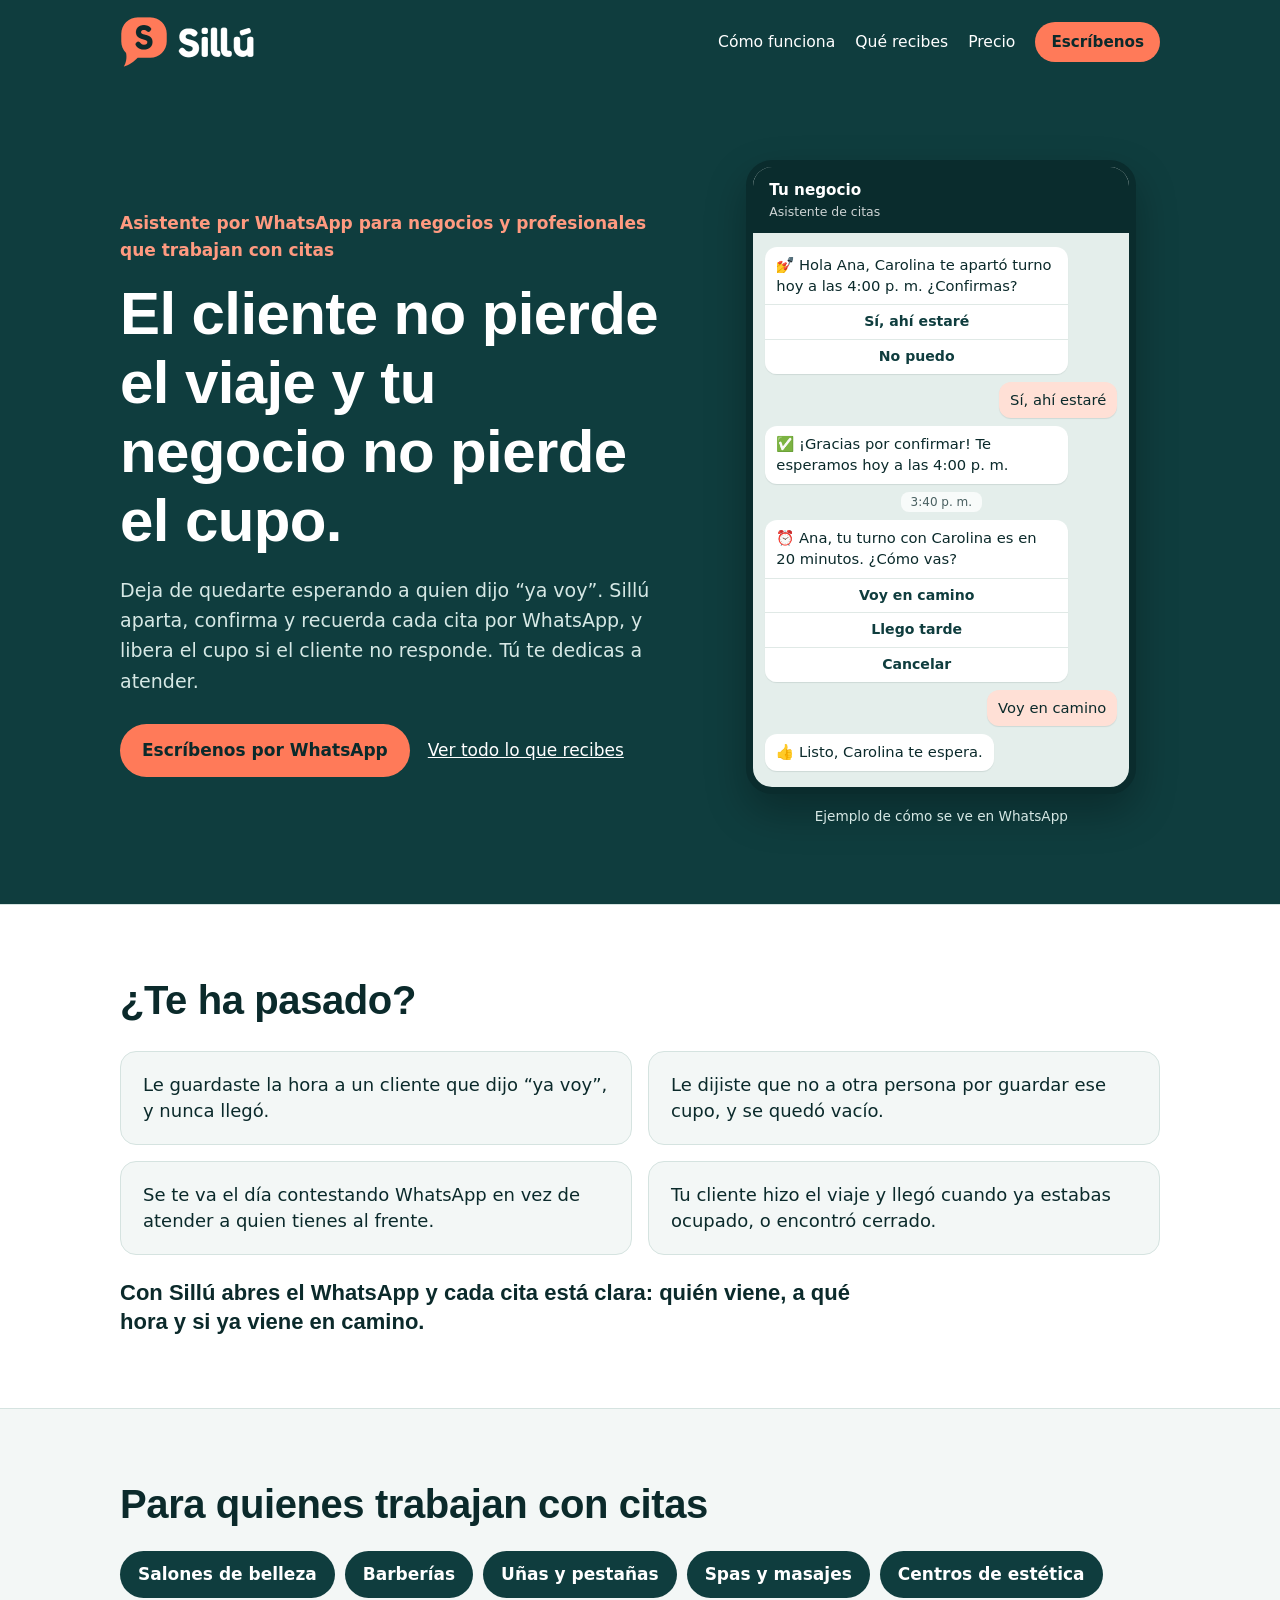
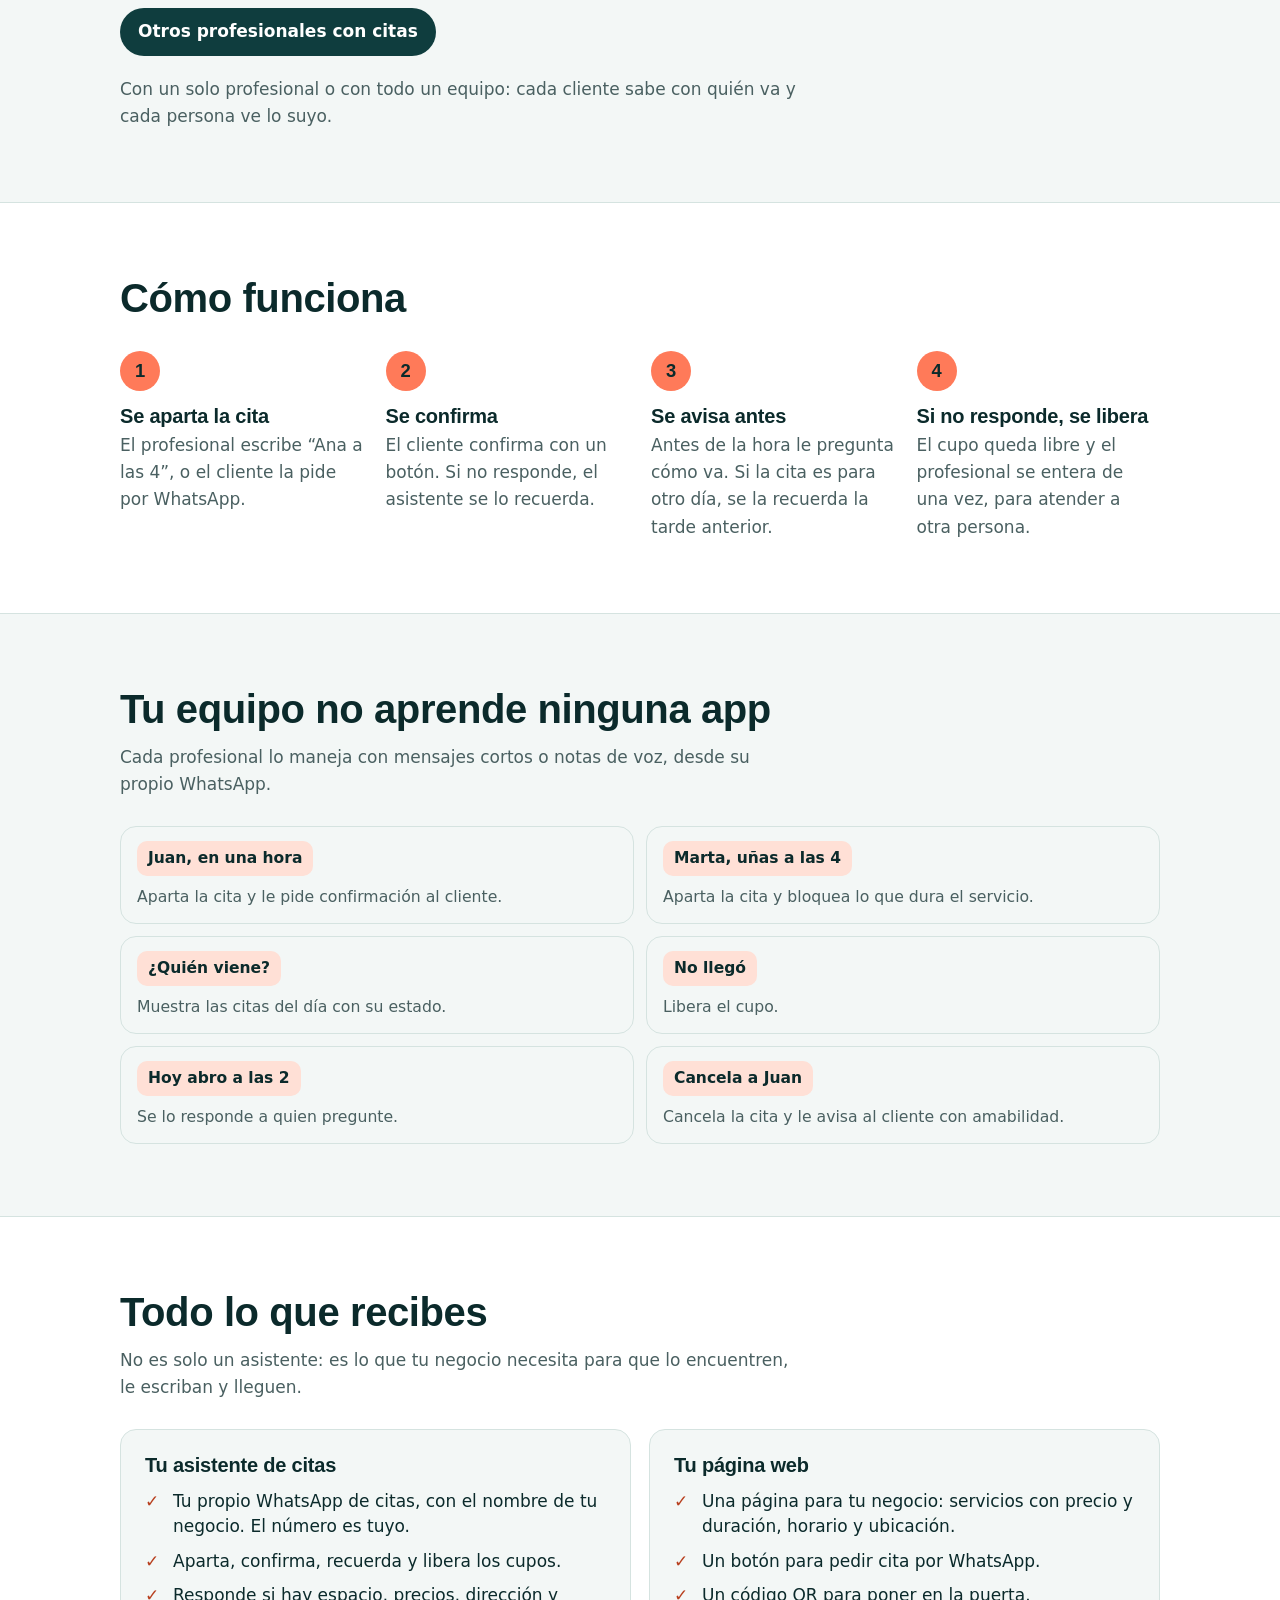
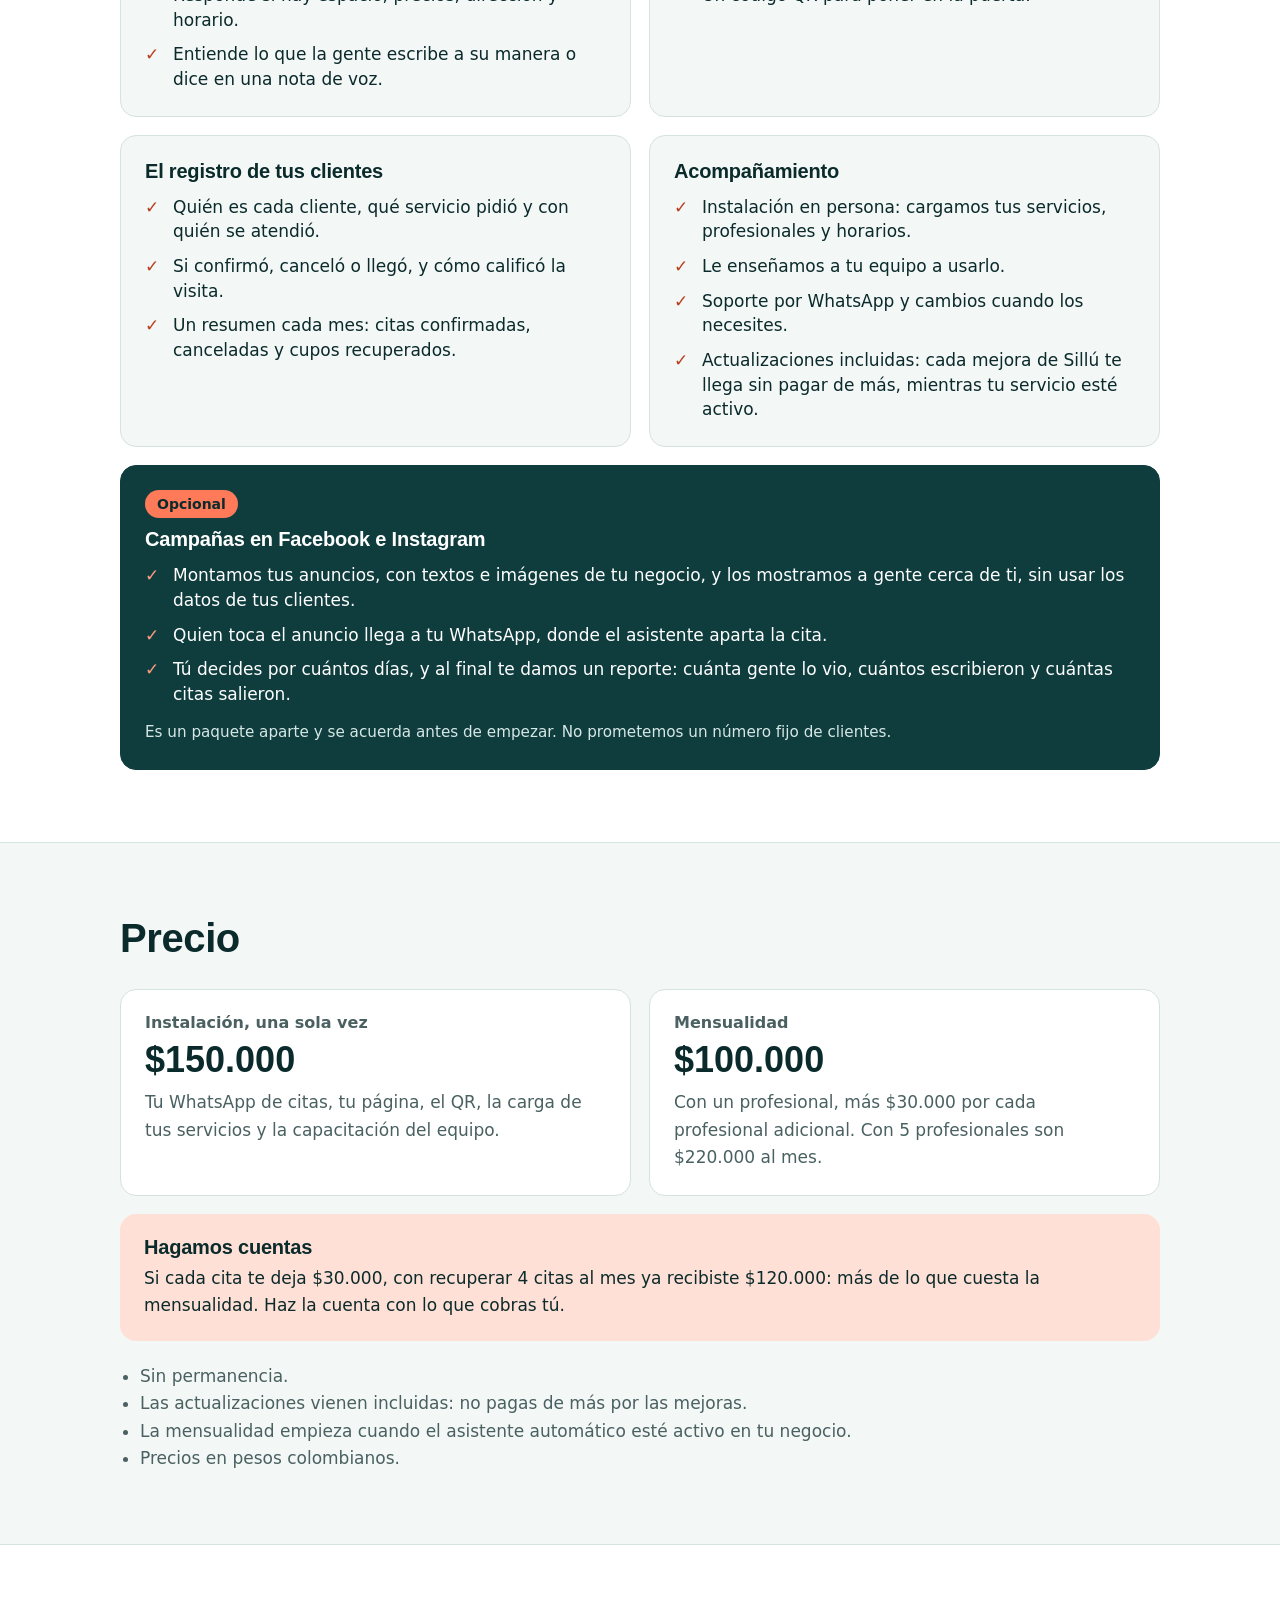
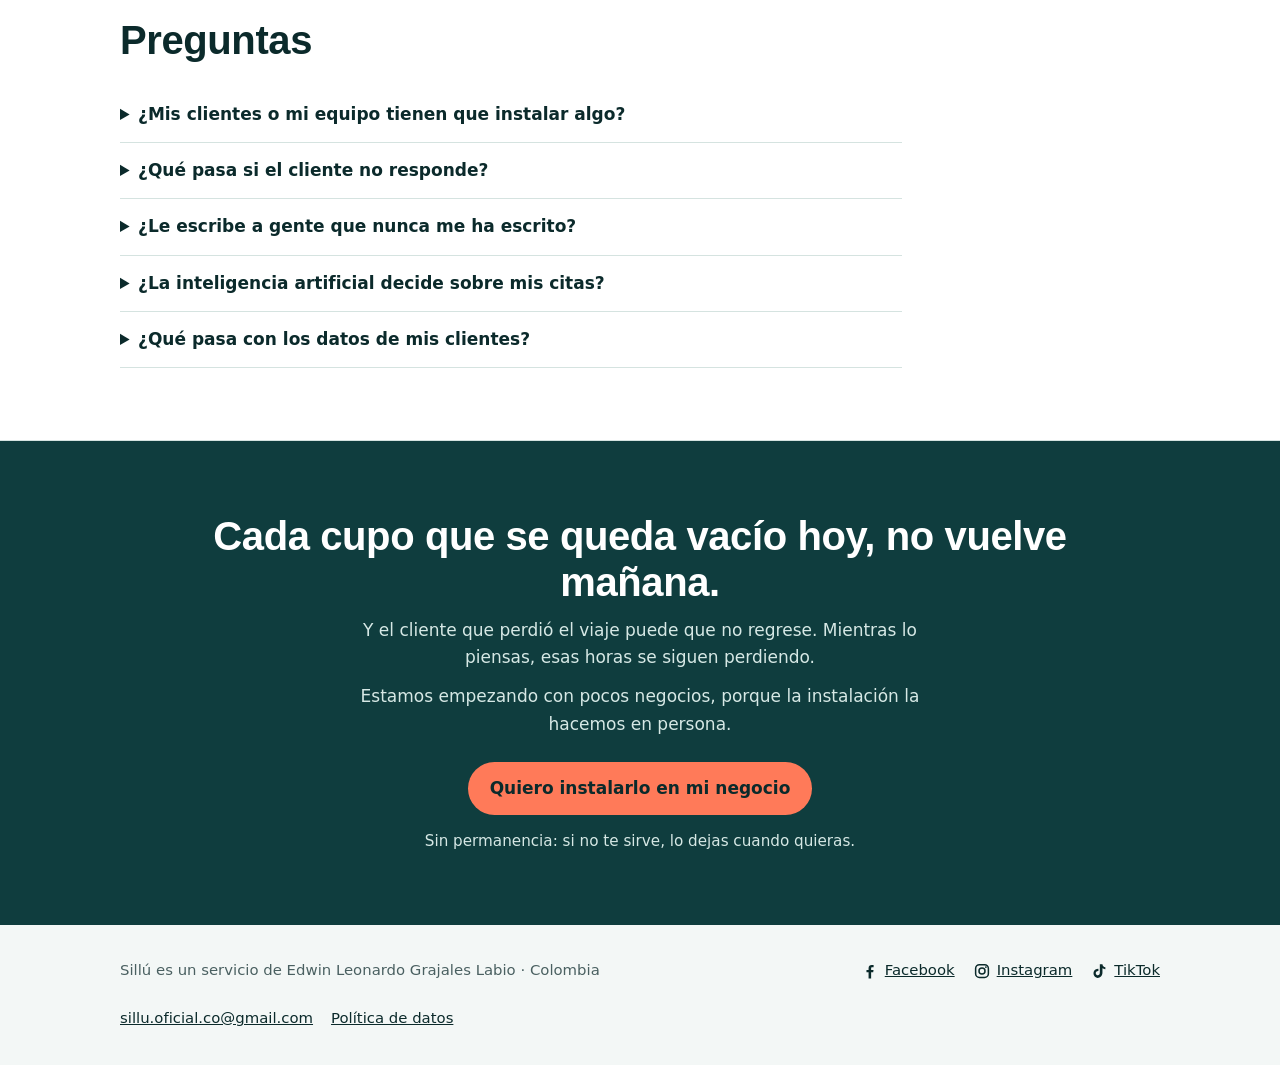
<file: index.html>
<!doctype html>
<html lang="es-CO">
<head>
  <meta charset="utf-8">
  <meta name="viewport" content="width=device-width, initial-scale=1">
  <title>Sillú · Asistente de citas por WhatsApp para negocios y profesionales</title>
  <meta name="description" content="Sillú convierte el “ya voy” en una cita confirmada: aparta, confirma, recuerda y libera el cupo si el cliente no responde. Todo por WhatsApp, con página web, registro de clientes y campañas en Facebook e Instagram.">
  <meta property="og:title" content="Sillú · El cliente no pierde el viaje y tu negocio no pierde el cupo">
  <meta property="og:description" content="Asistente por WhatsApp para negocios y profesionales que trabajan con citas en Colombia.">
  <meta property="og:type" content="website">
  <link rel="icon" href="favicon.png" type="image/png">
  <link rel="stylesheet" href="styles.css">
</head>
<body>
  <header class="site-header">
    <div class="wrap">
      <a class="brand" href="./"><img src="logo.png" alt="Sillú" width="156" height="56"></a>
      <nav class="site-nav" aria-label="Principal">
        <a href="#como-funciona">Cómo funciona</a>
        <a href="#que-recibes">Qué recibes</a>
        <a href="#precio">Precio</a>
        <a class="button button-small" href="https://wa.me/573114893782?text=Hola%2C%20quiero%20conocer%20Sill%C3%BA">Escríbenos</a>
      </nav>
    </div>
  </header>

  <main>
    <div class="hero">
      <div class="wrap">
        <div>
          <p class="hero-kicker">Asistente por WhatsApp para negocios y profesionales que trabajan con citas</p>
          <h1>El cliente no pierde el viaje y tu negocio no pierde el cupo.</h1>
          <p class="hero-lead">Deja de quedarte esperando a quien dijo “ya voy”. Sillú aparta, confirma y recuerda cada cita por WhatsApp, y libera el cupo si el cliente no responde. Tú te dedicas a atender.</p>
          <div class="hero-actions">
            <a class="button" href="https://wa.me/573114893782?text=Hola%2C%20quiero%20conocer%20Sill%C3%BA">Escríbenos por WhatsApp</a>
            <a href="#que-recibes">Ver todo lo que recibes</a>
          </div>
        </div>

        <figure style="margin: 0">
          <div class="chat" role="img" aria-label="Ejemplo de conversación: el asistente le pide a Ana confirmar su turno de las 4:00 p. m., ella confirma con un botón y 20 minutos antes le pregunta cómo va; Ana responde que va en camino.">
            <div class="chat-title">Tu negocio<small>Asistente de citas</small></div>
            <div class="chat-body">
              <div class="bubble">
                💅 Hola Ana, Carolina te apartó turno hoy a las 4:00 p. m. ¿Confirmas?
                <div class="bubble-actions"><span>Sí, ahí estaré</span><span>No puedo</span></div>
              </div>
              <div class="bubble out">Sí, ahí estaré</div>
              <div class="bubble">✅ ¡Gracias por confirmar! Te esperamos hoy a las 4:00 p. m.</div>
              <div class="chat-time">3:40 p. m.</div>
              <div class="bubble">
                ⏰ Ana, tu turno con Carolina es en 20 minutos. ¿Cómo vas?
                <div class="bubble-actions"><span>Voy en camino</span><span>Llego tarde</span><span>Cancelar</span></div>
              </div>
              <div class="bubble out">Voy en camino</div>
              <div class="bubble">👍 Listo, Carolina te espera.</div>
            </div>
          </div>
          <figcaption class="chat-note">Ejemplo de cómo se ve en WhatsApp</figcaption>
        </figure>
      </div>
    </div>

    <section class="section-alt">
      <div class="wrap">
        <h2>¿Te ha pasado?</h2>
        <ul class="pains">
          <li>Le guardaste la hora a un cliente que dijo “ya voy”, y nunca llegó.</li>
          <li>Le dijiste que no a otra persona por guardar ese cupo, y se quedó vacío.</li>
          <li>Se te va el día contestando WhatsApp en vez de atender a quien tienes al frente.</li>
          <li>Tu cliente hizo el viaje y llegó cuando ya estabas ocupado, o encontró cerrado.</li>
        </ul>
        <p class="pains-close">Con Sillú abres el WhatsApp y cada cita está clara: quién viene, a qué hora y si ya viene en camino.</p>
      </div>
    </section>

    <section>
      <div class="wrap">
        <h2>Para quienes trabajan con citas</h2>
        <ul class="who">
          <li>Salones de belleza</li>
          <li>Barberías</li>
          <li>Uñas y pestañas</li>
          <li>Spas y masajes</li>
          <li>Centros de estética</li>
          <li>Otros profesionales con citas</li>
        </ul>
        <p class="section-lead">Con un solo profesional o con todo un equipo: cada cliente sabe con quién va y cada persona ve lo suyo.</p>
      </div>
    </section>

    <section id="como-funciona" class="section-alt">
      <div class="wrap">
        <h2>Cómo funciona</h2>
        <ol class="steps">
          <li>
            <h3>Se aparta la cita</h3>
            <p>El profesional escribe “Ana a las 4”, o el cliente la pide por WhatsApp.</p>
          </li>
          <li>
            <h3>Se confirma</h3>
            <p>El cliente confirma con un botón. Si no responde, el asistente se lo recuerda.</p>
          </li>
          <li>
            <h3>Se avisa antes</h3>
            <p>Antes de la hora le pregunta cómo va. Si la cita es para otro día, se la recuerda la tarde anterior.</p>
          </li>
          <li>
            <h3>Si no responde, se libera</h3>
            <p>El cupo queda libre y el profesional se entera de una vez, para atender a otra persona.</p>
          </li>
        </ol>
      </div>
    </section>

    <section>
      <div class="wrap">
        <h2>Tu equipo no aprende ninguna app</h2>
        <p class="section-lead">Cada profesional lo maneja con mensajes cortos o notas de voz, desde su propio WhatsApp.</p>
        <div class="commands">
          <div class="command"><q>Juan, en una hora</q><span>Aparta la cita y le pide confirmación al cliente.</span></div>
          <div class="command"><q>Marta, uñas a las 4</q><span>Aparta la cita y bloquea lo que dura el servicio.</span></div>
          <div class="command"><q>¿Quién viene?</q><span>Muestra las citas del día con su estado.</span></div>
          <div class="command"><q>No llegó</q><span>Libera el cupo.</span></div>
          <div class="command"><q>Hoy abro a las 2</q><span>Se lo responde a quien pregunte.</span></div>
          <div class="command"><q>Cancela a Juan</q><span>Cancela la cita y le avisa al cliente con amabilidad.</span></div>
        </div>
      </div>
    </section>

    <section id="que-recibes" class="section-alt">
      <div class="wrap">
        <h2>Todo lo que recibes</h2>
        <p class="section-lead">No es solo un asistente: es lo que tu negocio necesita para que lo encuentren, le escriban y lleguen.</p>
        <div class="offer">
          <article class="offer-group">
            <h3>Tu asistente de citas</h3>
            <ul>
              <li>Tu propio WhatsApp de citas, con el nombre de tu negocio. El número es tuyo.</li>
              <li>Aparta, confirma, recuerda y libera los cupos.</li>
              <li>Responde si hay espacio, precios, dirección y horario.</li>
              <li>Entiende lo que la gente escribe a su manera o dice en una nota de voz.</li>
            </ul>
          </article>
          <article class="offer-group">
            <h3>Tu página web</h3>
            <ul>
              <li>Una página para tu negocio: servicios con precio y duración, horario y ubicación.</li>
              <li>Un botón para pedir cita por WhatsApp.</li>
              <li>Un código QR para poner en la puerta.</li>
            </ul>
          </article>
          <article class="offer-group">
            <h3>El registro de tus clientes</h3>
            <ul>
              <li>Quién es cada cliente, qué servicio pidió y con quién se atendió.</li>
              <li>Si confirmó, canceló o llegó, y cómo calificó la visita.</li>
              <li>Un resumen cada mes: citas confirmadas, canceladas y cupos recuperados.</li>
            </ul>
          </article>
          <article class="offer-group">
            <h3>Acompañamiento</h3>
            <ul>
              <li>Instalación en persona: cargamos tus servicios, profesionales y horarios.</li>
              <li>Le enseñamos a tu equipo a usarlo.</li>
              <li>Soporte por WhatsApp y cambios cuando los necesites.</li>
              <li>Actualizaciones incluidas: cada mejora de Sillú te llega sin pagar de más, mientras tu servicio esté activo.</li>
            </ul>
          </article>
          <article class="offer-group offer-extra">
            <p class="offer-tag">Opcional</p>
            <h3>Campañas en Facebook e Instagram</h3>
            <ul>
              <li>Montamos tus anuncios, con textos e imágenes de tu negocio, y los mostramos a gente cerca de ti, sin usar los datos de tus clientes.</li>
              <li>Quien toca el anuncio llega a tu WhatsApp, donde el asistente aparta la cita.</li>
              <li>Tú decides por cuántos días, y al final te damos un reporte: cuánta gente lo vio, cuántos escribieron y cuántas citas salieron.</li>
            </ul>
            <p class="offer-note">Es un paquete aparte y se acuerda antes de empezar. No prometemos un número fijo de clientes.</p>
          </article>
        </div>
      </div>
    </section>

    <section id="precio">
      <div class="wrap">
        <h2>Precio</h2>
        <div class="prices">
          <div class="price">
            <h3>Instalación, una sola vez</h3>
            <p class="price-value">$150.000</p>
            <p>Tu WhatsApp de citas, tu página, el QR, la carga de tus servicios y la capacitación del equipo.</p>
          </div>
          <div class="price">
            <h3>Mensualidad</h3>
            <p class="price-value">$100.000</p>
            <p>Con un profesional, más $30.000 por cada profesional adicional. Con 5 profesionales son $220.000 al mes.</p>
          </div>
        </div>
        <div class="price-math">
          <h3>Hagamos cuentas</h3>
          <p>Si cada cita te deja $30.000, con recuperar 4 citas al mes ya recibiste $120.000: más de lo que cuesta la mensualidad. Haz la cuenta con lo que cobras tú.</p>
        </div>
        <ul class="price-notes">
          <li>Sin permanencia.</li>
          <li>Las actualizaciones vienen incluidas: no pagas de más por las mejoras.</li>
          <li>La mensualidad empieza cuando el asistente automático esté activo en tu negocio.</li>
          <li>Precios en pesos colombianos.</li>
        </ul>
      </div>
    </section>

    <section class="section-alt">
      <div class="wrap">
        <h2>Preguntas</h2>
        <div class="faq">
          <details>
            <summary>¿Mis clientes o mi equipo tienen que instalar algo?</summary>
            <p>No. Todo pasa por WhatsApp. No hay app, usuario ni contraseña.</p>
          </details>
          <details>
            <summary>¿Qué pasa si el cliente no responde?</summary>
            <p>El asistente se lo recuerda. Si sigue sin responder, libera el cupo y te avisa. Si prefieres guardarle la cita, respondes “mantener”.</p>
          </details>
          <details>
            <summary>¿Le escribe a gente que nunca me ha escrito?</summary>
            <p>No. Si el cliente nunca le ha escrito a tu negocio, el asistente le da al profesional un mensaje con un enlace para que se lo reenvíe. Desde que el cliente responde, ya le puede escribir, y puede dejar de recibir mensajes cuando quiera escribiendo SALIR.</p>
          </details>
          <details>
            <summary>¿La inteligencia artificial decide sobre mis citas?</summary>
            <p>No. Solo se usa para entender lo que la gente escribe o dice. Cuándo se confirma, se recuerda o se libera una cita lo deciden reglas fijas.</p>
          </details>
          <details>
            <summary>¿Qué pasa con los datos de mis clientes?</summary>
            <p>Se usan solo para manejar las citas y darte el registro de tu negocio. No se usan para publicidad ni se venden. El detalle está en la <a href="privacy.html">política de datos</a>.</p>
          </details>
        </div>
      </div>
    </section>

    <section class="closing">
      <div class="wrap">
        <h2>Cada cupo que se queda vacío hoy, no vuelve mañana.</h2>
        <p>Y el cliente que perdió el viaje puede que no regrese. Mientras lo piensas, esas horas se siguen perdiendo.</p>
        <p>Estamos empezando con pocos negocios, porque la instalación la hacemos en persona.</p>
        <a class="button" href="https://wa.me/573114893782?text=Hola%2C%20quiero%20instalar%20Sill%C3%BA%20en%20mi%20negocio">Quiero instalarlo en mi negocio</a>
        <p class="closing-note">Sin permanencia: si no te sirve, lo dejas cuando quieras.</p>
      </div>
    </section>
  </main>

  <footer class="site-footer">
    <div class="wrap">
      <span>Sillú es un servicio de Edwin Leonardo Grajales Labio · Colombia</span>
      <nav class="footer-social" aria-label="Redes sociales de Sillú">
        <a href="https://www.facebook.com/sillu.co" target="_blank" rel="noopener">
          <svg viewBox="0 0 24 24" aria-hidden="true"><path fill="currentColor" d="M13.5 22v-8.2h2.8l.4-3.2h-3.2V8.5c0-.9.3-1.6 1.6-1.6h1.7V4.1c-.3 0-1.3-.1-2.5-.1-2.5 0-4.2 1.5-4.2 4.3v2.3H7.3v3.2h2.8V22z"/></svg>
          Facebook
        </a>
        <a href="https://www.instagram.com/sillu.oficial.co/" target="_blank" rel="noopener">
          <svg viewBox="0 0 24 24" aria-hidden="true"><rect x="3.5" y="3.5" width="17" height="17" rx="5" fill="none" stroke="currentColor" stroke-width="2"/><circle cx="12" cy="12" r="4" fill="none" stroke="currentColor" stroke-width="2"/><circle cx="17.2" cy="6.8" r="1.2" fill="currentColor"/></svg>
          Instagram
        </a>
        <a href="https://www.tiktok.com/@sillu.oficial.co" target="_blank" rel="noopener">
          <svg viewBox="0 0 24 24" aria-hidden="true"><path fill="currentColor" d="M16.6 3c.3 2.3 1.6 3.7 3.9 3.9v2.6c-1.4.1-2.6-.3-3.9-1.1v5.7c0 7.2-7.9 9.4-11 4.3-2-3.3-.8-9.1 5.6-9.3v2.8c-.5.1-1 .2-1.5.4-1.4.5-2.2 1.4-2 3 .4 3 5.9 3.9 5.4-1.9V3z"/></svg>
          TikTok
        </a>
      </nav>
      <span class="footer-links">
        <a href="mailto:sillu.oficial.co@gmail.com">sillu.oficial.co@gmail.com</a>
        <a href="privacy.html">Política de datos</a>
      </span>
    </div>
  </footer>
</body>
</html>
</file>
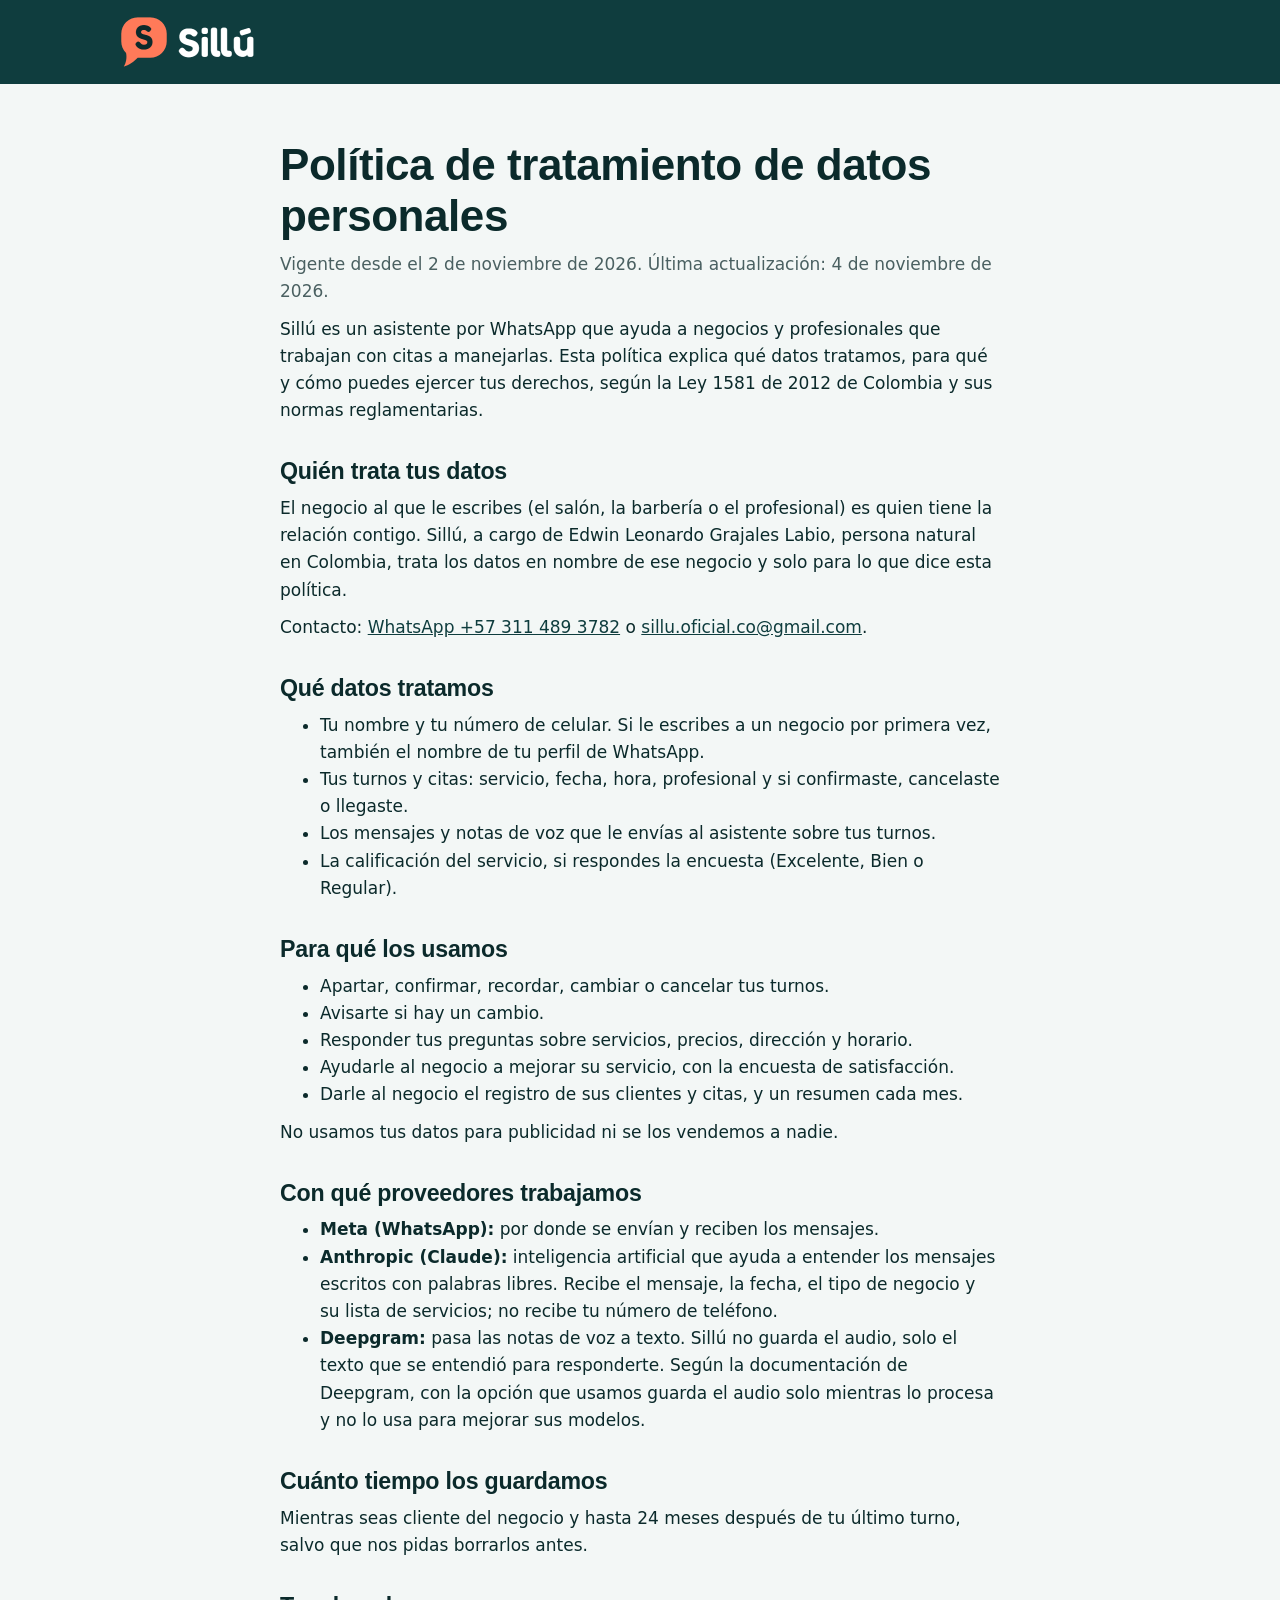
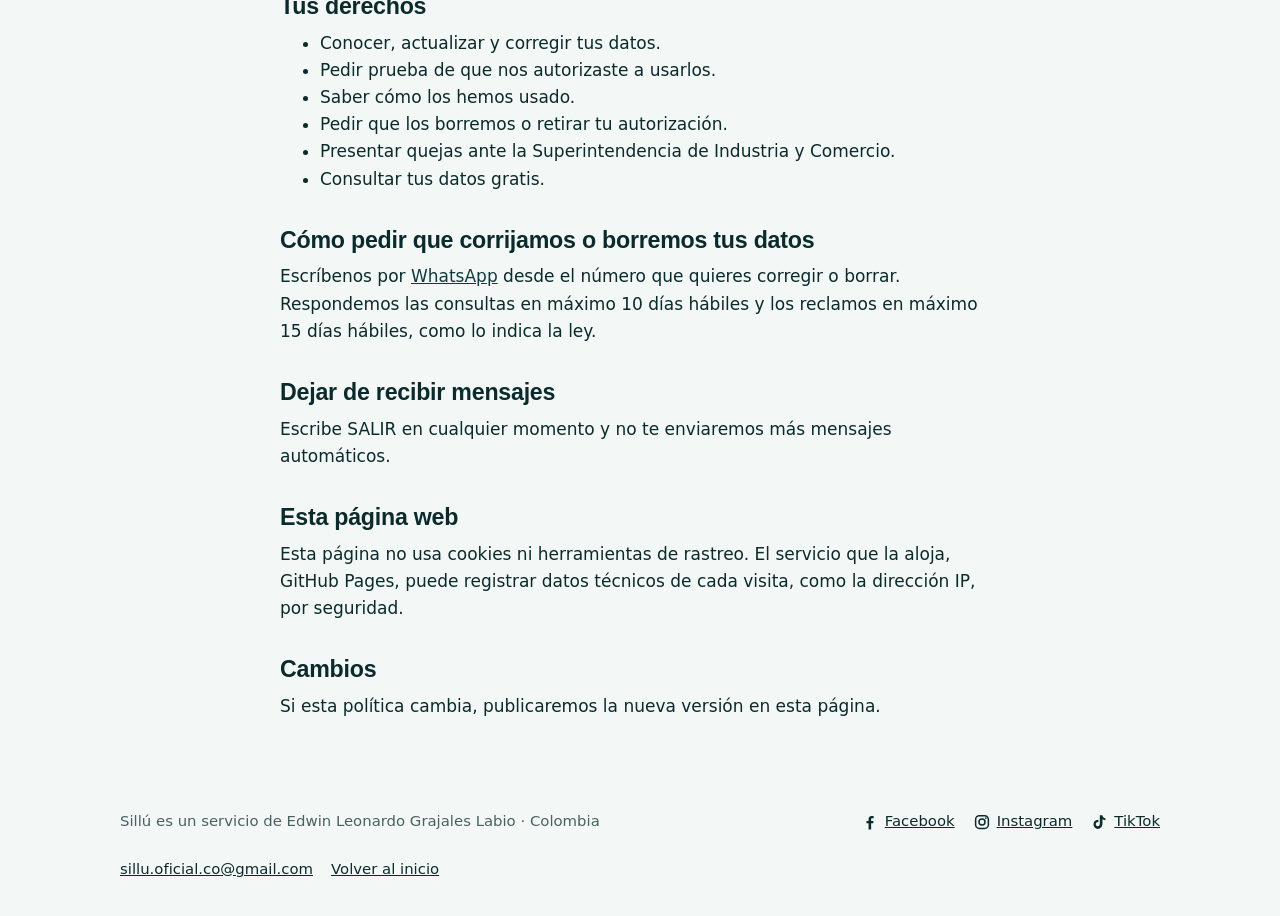
<file: privacy.html>
<!doctype html>
<html lang="es-CO">
<head>
  <meta charset="utf-8">
  <meta name="viewport" content="width=device-width, initial-scale=1">
  <title>Política de datos · Sillú</title>
  <meta name="description" content="Qué datos trata Sillú, para qué los usa y cómo pedir que los corrijan o los borren.">
  <link rel="icon" href="favicon.png" type="image/png">
  <link rel="stylesheet" href="styles.css">
</head>
<!-- Texto base. Hay que revisarlo con un asesor antes de atender clientes reales: docs/10-legal-y-privacidad.md -->
<body>
  <header class="site-header">
    <div class="wrap">
      <a class="brand" href="./"><img src="logo.png" alt="Sillú" width="156" height="56"></a>
    </div>
  </header>

  <main class="legal">
    <div class="wrap">
      <h1>Política de tratamiento de datos personales</h1>
      <p class="legal-date">Vigente desde el 2 de noviembre de 2026. Última actualización: 4 de noviembre de 2026.</p>

      <p>Sillú es un asistente por WhatsApp que ayuda a negocios y profesionales que trabajan con citas a manejarlas. Esta política explica qué datos tratamos, para qué y cómo puedes ejercer tus derechos, según la Ley 1581 de 2012 de Colombia y sus normas reglamentarias.</p>

      <h2>Quién trata tus datos</h2>
      <p>El negocio al que le escribes (el salón, la barbería o el profesional) es quien tiene la relación contigo. Sillú, a cargo de Edwin Leonardo Grajales Labio, persona natural en Colombia, trata los datos en nombre de ese negocio y solo para lo que dice esta política.</p>
      <p>Contacto: <a href="https://wa.me/573114893782">WhatsApp +57 311 489 3782</a> o <a href="mailto:sillu.oficial.co@gmail.com">sillu.oficial.co@gmail.com</a>.</p>

      <h2>Qué datos tratamos</h2>
      <ul>
        <li>Tu nombre y tu número de celular. Si le escribes a un negocio por primera vez, también el nombre de tu perfil de WhatsApp.</li>
        <li>Tus turnos y citas: servicio, fecha, hora, profesional y si confirmaste, cancelaste o llegaste.</li>
        <li>Los mensajes y notas de voz que le envías al asistente sobre tus turnos.</li>
        <li>La calificación del servicio, si respondes la encuesta (Excelente, Bien o Regular).</li>
      </ul>

      <h2>Para qué los usamos</h2>
      <ul>
        <li>Apartar, confirmar, recordar, cambiar o cancelar tus turnos.</li>
        <li>Avisarte si hay un cambio.</li>
        <li>Responder tus preguntas sobre servicios, precios, dirección y horario.</li>
        <li>Ayudarle al negocio a mejorar su servicio, con la encuesta de satisfacción.</li>
        <li>Darle al negocio el registro de sus clientes y citas, y un resumen cada mes.</li>
      </ul>
      <p>No usamos tus datos para publicidad ni se los vendemos a nadie.</p>

      <h2>Con qué proveedores trabajamos</h2>
      <ul>
        <li><strong>Meta (WhatsApp):</strong> por donde se envían y reciben los mensajes.</li>
        <li><strong>Anthropic (Claude):</strong> inteligencia artificial que ayuda a entender los mensajes escritos con palabras libres. Recibe el mensaje, la fecha, el tipo de negocio y su lista de servicios; no recibe tu número de teléfono.</li>
        <li><strong>Deepgram:</strong> pasa las notas de voz a texto. Sillú no guarda el audio, solo el texto que se entendió para responderte. Según la documentación de Deepgram, con la opción que usamos guarda el audio solo mientras lo procesa y no lo usa para mejorar sus modelos.</li>
      </ul>

      <h2>Cuánto tiempo los guardamos</h2>
      <p>Mientras seas cliente del negocio y hasta 24 meses después de tu último turno, salvo que nos pidas borrarlos antes.</p>

      <h2>Tus derechos</h2>
      <ul>
        <li>Conocer, actualizar y corregir tus datos.</li>
        <li>Pedir prueba de que nos autorizaste a usarlos.</li>
        <li>Saber cómo los hemos usado.</li>
        <li>Pedir que los borremos o retirar tu autorización.</li>
        <li>Presentar quejas ante la Superintendencia de Industria y Comercio.</li>
        <li>Consultar tus datos gratis.</li>
      </ul>

      <h2>Cómo pedir que corrijamos o borremos tus datos</h2>
      <p>Escríbenos por <a href="https://wa.me/573114893782">WhatsApp</a> desde el número que quieres corregir o borrar. Respondemos las consultas en máximo 10 días hábiles y los reclamos en máximo 15 días hábiles, como lo indica la ley.</p>

      <h2>Dejar de recibir mensajes</h2>
      <p>Escribe SALIR en cualquier momento y no te enviaremos más mensajes automáticos.</p>

      <h2>Esta página web</h2>
      <p>Esta página no usa cookies ni herramientas de rastreo. El servicio que la aloja, GitHub Pages, puede registrar datos técnicos de cada visita, como la dirección IP, por seguridad.</p>

      <h2>Cambios</h2>
      <p>Si esta política cambia, publicaremos la nueva versión en esta página.</p>
    </div>
  </main>

  <footer class="site-footer">
    <div class="wrap">
      <span>Sillú es un servicio de Edwin Leonardo Grajales Labio · Colombia</span>
      <nav class="footer-social" aria-label="Redes sociales de Sillú">
        <a href="https://www.facebook.com/sillu.co" target="_blank" rel="noopener">
          <svg viewBox="0 0 24 24" aria-hidden="true"><path fill="currentColor" d="M13.5 22v-8.2h2.8l.4-3.2h-3.2V8.5c0-.9.3-1.6 1.6-1.6h1.7V4.1c-.3 0-1.3-.1-2.5-.1-2.5 0-4.2 1.5-4.2 4.3v2.3H7.3v3.2h2.8V22z"/></svg>
          Facebook
        </a>
        <a href="https://www.instagram.com/sillu.oficial.co/" target="_blank" rel="noopener">
          <svg viewBox="0 0 24 24" aria-hidden="true"><rect x="3.5" y="3.5" width="17" height="17" rx="5" fill="none" stroke="currentColor" stroke-width="2"/><circle cx="12" cy="12" r="4" fill="none" stroke="currentColor" stroke-width="2"/><circle cx="17.2" cy="6.8" r="1.2" fill="currentColor"/></svg>
          Instagram
        </a>
        <a href="https://www.tiktok.com/@sillu.oficial.co" target="_blank" rel="noopener">
          <svg viewBox="0 0 24 24" aria-hidden="true"><path fill="currentColor" d="M16.6 3c.3 2.3 1.6 3.7 3.9 3.9v2.6c-1.4.1-2.6-.3-3.9-1.1v5.7c0 7.2-7.9 9.4-11 4.3-2-3.3-.8-9.1 5.6-9.3v2.8c-.5.1-1 .2-1.5.4-1.4.5-2.2 1.4-2 3 .4 3 5.9 3.9 5.4-1.9V3z"/></svg>
          TikTok
        </a>
      </nav>
      <span class="footer-links">
        <a href="mailto:sillu.oficial.co@gmail.com">sillu.oficial.co@gmail.com</a>
        <a href="./">Volver al inicio</a>
      </span>
    </div>
  </footer>
</body>
</html>
</file>
<file: styles.css>
/* Página pública de Sillú (web/site). Sin fuentes ni servicios externos: carga rápido en cualquier celular y no rastrea a nadie. */

:root {
  color-scheme: light;
  /* Los colores del logo y la página de Facebook (D36) */
  --ink: #0b2a2b;
  --muted: #4a6061;
  --paper: #f3f7f6;
  --card: #ffffff;
  --line: #d5e3e0;
  --brand: #0f3d3e;
  --brand-dark: #0a2c2d;
  --accent: #ff7a59;
  --accent-light: #ff9a80;
  --on-brand: #d6e8e5;
  --chat-bg: #e4eeeb;
  --chat-in: #ffffff;
  --chat-out: #ffe0d6;
  --chat-action: #0f3d3e;
  --radius: 16px;
  --display: ui-rounded, "SF Pro Rounded", "Segoe UI", Roboto, "Helvetica Neue", Arial, sans-serif;
  --body: system-ui, -apple-system, "Segoe UI", Roboto, "Helvetica Neue", Arial, sans-serif;
}

* {
  box-sizing: border-box;
}

html {
  scroll-behavior: smooth;
}

body {
  margin: 0;
  background: var(--paper);
  color: var(--ink);
  font-family: var(--body);
  font-size: 1.0625rem;
  line-height: 1.6;
}

a {
  color: var(--brand);
}

h1,
h2,
h3 {
  font-family: var(--display);
  line-height: 1.15;
  margin: 0;
  letter-spacing: -0.01em;
}

h2 {
  font-size: clamp(1.75rem, 4.5vw, 2.5rem);
}

h3 {
  font-size: 1.25rem;
}

p {
  margin: 0;
}

.wrap {
  width: min(1080px, 100%);
  margin-inline: auto;
  padding-inline: 20px;
}

/* ---------- Encabezado ---------- */

.site-header {
  background: var(--brand);
}

.site-header .wrap {
  display: flex;
  align-items: center;
  justify-content: space-between;
  gap: 16px;
  padding-block: 14px;
}

.brand,
.brand img {
  display: block;
}

.site-nav {
  display: flex;
  align-items: center;
  gap: 20px;
  font-size: 0.975rem;
}

.site-nav a:not(.button) {
  color: #fff;
  text-decoration: none;
}

.site-nav a:not(.button):hover {
  text-decoration: underline;
}

.button {
  display: inline-block;
  padding: 13px 22px;
  border-radius: 999px;
  background: var(--accent);
  color: var(--ink);
  font-weight: 600;
  text-decoration: none;
  text-align: center;
  transition: background 0.15s ease;
}

.button:hover {
  background: var(--accent-light);
}

.button:focus-visible,
a:focus-visible {
  outline: 3px solid var(--accent);
  outline-offset: 2px;
  box-shadow: 0 0 0 2px var(--ink);
}

.button-small {
  padding: 8px 16px;
  font-size: 0.95rem;
}

/* ---------- Portada ---------- */

.hero {
  padding-block: clamp(36px, 7vw, 76px);
  background: var(--brand);
  color: #fff;
}

.hero .wrap {
  display: grid;
  gap: 40px;
  align-items: center;
}

.hero-kicker {
  font-weight: 600;
  color: var(--accent-light);
  margin-bottom: 14px;
}

.hero h1 {
  font-size: clamp(2.25rem, 6.4vw, 3.75rem);
}

.hero-lead {
  margin-top: 20px;
  font-size: 1.1875rem;
  color: var(--on-brand);
  max-width: 34em;
}

.hero-actions {
  margin-top: 28px;
  display: flex;
  flex-wrap: wrap;
  align-items: center;
  gap: 12px 18px;
}

.hero-actions a:not(.button) {
  color: #fff;
}

/* ---------- Conversación de ejemplo ---------- */

.chat {
  width: min(390px, 100%);
  margin-inline: auto;
  border-radius: 26px;
  border: 7px solid var(--brand-dark);
  background: var(--chat-bg);
  color: var(--ink);
  overflow: hidden;
  box-shadow: 0 18px 40px rgb(0 0 0 / 28%);
}

.chat-title {
  background: var(--brand-dark);
  color: #fff;
  padding: 11px 16px;
  font-weight: 600;
  font-size: 0.95rem;
}

.chat-title small {
  display: block;
  font-weight: 400;
  opacity: 0.8;
  font-size: 0.78rem;
}

.chat-body {
  display: flex;
  flex-direction: column;
  gap: 8px;
  padding: 14px 12px 16px;
  font-size: 0.92rem;
  line-height: 1.4;
}

.bubble {
  max-width: 86%;
  padding: 8px 11px;
  border-radius: 12px;
  background: var(--chat-in);
  align-self: flex-start;
  box-shadow: 0 1px 1px rgb(11 42 43 / 10%);
}

.bubble.out {
  background: var(--chat-out);
  align-self: flex-end;
}

.bubble-actions {
  display: flex;
  flex-direction: column;
  gap: 1px;
  margin: 8px -11px -8px;
  border-top: 1px solid #e0e9e6;
  background: #e0e9e6;
  border-radius: 0 0 12px 12px;
  overflow: hidden;
}

.bubble-actions span {
  padding: 7px 11px;
  background: var(--chat-in);
  text-align: center;
  color: var(--chat-action);
  font-weight: 600;
  font-size: 0.88rem;
}

.chat-time {
  align-self: center;
  background: rgb(255 255 255 / 75%);
  color: var(--muted);
  font-size: 0.75rem;
  border-radius: 8px;
  padding: 2px 10px;
}

.chat-note {
  text-align: center;
  color: var(--on-brand);
  font-size: 0.85rem;
  margin-top: 12px;
}

/* ---------- Secciones ---------- */

section {
  padding-block: clamp(40px, 7vw, 72px);
}

.section-alt {
  background: var(--card);
  border-block: 1px solid var(--line);
}

.section-lead {
  margin-top: 12px;
  color: var(--muted);
  max-width: 40em;
}

/* Lo que le pasa hoy al negocio */
.pains {
  list-style: none;
  margin: 28px 0 0;
  padding: 0;
  display: grid;
  gap: 16px;
}

.pains li {
  padding: 20px 22px;
  border-radius: var(--radius);
  background: var(--paper);
  border: 1px solid var(--line);
  font-size: 1.125rem;
  line-height: 1.45;
}

.pains-close {
  margin-top: 24px;
  max-width: 34em;
  font-family: var(--display);
  font-size: 1.375rem;
  font-weight: 700;
  line-height: 1.3;
}

/* Tipos de negocio */
.who {
  list-style: none;
  margin: 24px 0 0;
  padding: 0;
  display: flex;
  flex-wrap: wrap;
  gap: 10px;
}

.who li {
  padding: 10px 18px;
  border-radius: 999px;
  background: var(--brand);
  color: #fff;
  font-weight: 600;
}

.who + .section-lead {
  margin-top: 20px;
}

/* Pasos: una línea de tiempo, en el orden en que pasan */
.steps {
  list-style: none;
  counter-reset: step;
  margin: 30px 0 0;
  padding: 0;
  display: grid;
  gap: 22px;
}

.steps li {
  counter-increment: step;
  position: relative;
  padding-left: 56px;
}

.steps li::before {
  content: counter(step);
  position: absolute;
  left: 0;
  top: 0;
  width: 40px;
  height: 40px;
  border-radius: 50%;
  display: grid;
  place-items: center;
  background: var(--accent);
  color: var(--ink);
  font-family: var(--display);
  font-weight: 700;
  font-size: 1.15rem;
}

.steps p {
  margin-top: 4px;
  color: var(--muted);
}

/* Lo que escribe el profesional y lo que hace el asistente */
.commands {
  margin-top: 28px;
  display: grid;
  gap: 12px;
}

.command {
  display: grid;
  gap: 8px;
  padding: 14px 16px;
  background: var(--paper);
  border: 1px solid var(--line);
  border-radius: var(--radius);
}

.command q {
  quotes: none;
  justify-self: start;
  background: var(--chat-out);
  border-radius: 10px;
  padding: 5px 11px;
  font-weight: 600;
  font-size: 0.97rem;
}

.command span {
  color: var(--muted);
  font-size: 0.98rem;
}

/* Todo lo que recibe el negocio */
.offer {
  margin-top: 28px;
  display: grid;
  gap: 18px;
}

.offer-group {
  padding: 24px;
  background: var(--paper);
  border: 1px solid var(--line);
  border-radius: var(--radius);
}

.offer-group ul {
  list-style: none;
  margin: 12px 0 0;
  padding: 0;
  display: grid;
  gap: 10px;
}

.offer-group li {
  position: relative;
  padding-left: 28px;
  line-height: 1.45;
}

.offer-group li::before {
  content: "✓";
  position: absolute;
  left: 0;
  top: 0;
  color: #b8401f;
  font-weight: 700;
}

.offer-extra {
  background: var(--brand);
  border-color: var(--brand);
  color: #fff;
}

.offer-extra li::before {
  color: var(--accent-light);
}

.offer-tag {
  display: inline-block;
  margin-bottom: 10px;
  padding: 3px 12px;
  border-radius: 999px;
  background: var(--accent);
  color: var(--ink);
  font-size: 0.875rem;
  font-weight: 600;
}

.offer-note {
  margin-top: 14px;
  color: var(--on-brand);
  font-size: 0.95rem;
}

/* ---------- Precio ---------- */

.prices {
  margin-top: 28px;
  display: grid;
  gap: 18px;
}

.price {
  padding: 24px;
  background: var(--card);
  border: 1px solid var(--line);
  border-radius: var(--radius);
}

.price h3 {
  font-family: var(--body);
  font-size: 1rem;
  font-weight: 600;
  color: var(--muted);
  letter-spacing: 0;
}

.price-value {
  font-family: var(--display);
  font-size: 2.25rem;
  font-weight: 700;
  line-height: 1.2;
  margin-top: 6px;
}

.price p:last-child {
  margin-top: 8px;
  color: var(--muted);
}

.price-math {
  margin-top: 18px;
  padding: 22px 24px;
  border-radius: var(--radius);
  background: var(--chat-out);
}

.price-math p {
  margin-top: 6px;
}

.price-notes {
  margin: 22px 0 0;
  padding-left: 20px;
  color: var(--muted);
}

/* ---------- Preguntas ---------- */

.faq {
  margin-top: 24px;
  max-width: 46em;
}

.faq details {
  border-bottom: 1px solid var(--line);
  padding-block: 14px;
}

.faq summary {
  cursor: pointer;
  font-weight: 600;
}

.faq p {
  margin-top: 8px;
  color: var(--muted);
}

/* ---------- Cierre y pie ---------- */

.closing {
  background: var(--brand);
  color: #fff;
  text-align: center;
}

.closing p {
  margin: 12px auto 0;
  max-width: 34em;
  color: var(--on-brand);
}

.closing h2 {
  max-width: 22em;
  margin-inline: auto;
}

.closing .button {
  margin-top: 24px;
}

.closing .closing-note {
  margin-top: 14px;
  font-size: 0.95rem;
}

.site-footer {
  padding-block: 26px;
  font-size: 0.93rem;
  color: var(--muted);
}

.site-footer .wrap {
  display: flex;
  flex-wrap: wrap;
  align-items: center;
  justify-content: space-between;
  gap: 8px 24px;
}

.footer-social,
.footer-links {
  display: flex;
  flex-wrap: wrap;
  align-items: center;
  gap: 4px 18px;
}

.footer-social a,
.footer-links a {
  display: inline-flex;
  align-items: center;
  gap: 6px;
  min-height: 40px;
  overflow-wrap: anywhere;
  color: var(--ink);
}

.footer-social svg {
  flex: none;
  width: 18px;
  height: 18px;
}

/* ---------- Política de datos ---------- */

.legal {
  padding-block: clamp(32px, 6vw, 56px);
}

.legal .wrap {
  max-width: 760px;
}

.legal h1 {
  font-size: clamp(2rem, 5.5vw, 2.75rem);
}

.legal h2 {
  font-size: 1.45rem;
  margin-top: 34px;
}

.legal p,
.legal ul {
  margin: 10px 0 0;
}

.legal-date {
  color: var(--muted);
  margin-top: 10px;
}

/* ---------- Pantallas más grandes ---------- */

@media (min-width: 760px) {
  .pains,
  .prices,
  .commands,
  .offer {
    grid-template-columns: 1fr 1fr;
  }

  .offer-extra {
    grid-column: 1 / -1;
  }
}

@media (min-width: 920px) {
  .hero .wrap {
    grid-template-columns: 1.25fr 1fr;
    gap: 56px;
  }

  .steps {
    grid-template-columns: repeat(4, 1fr);
  }

  .steps li {
    padding-left: 0;
    padding-top: 54px;
  }
}

@media (max-width: 559px) {
  .site-nav a:not(.button) {
    display: none;
  }
}

@media (prefers-reduced-motion: reduce) {
  html {
    scroll-behavior: auto;
  }
}
</file>
